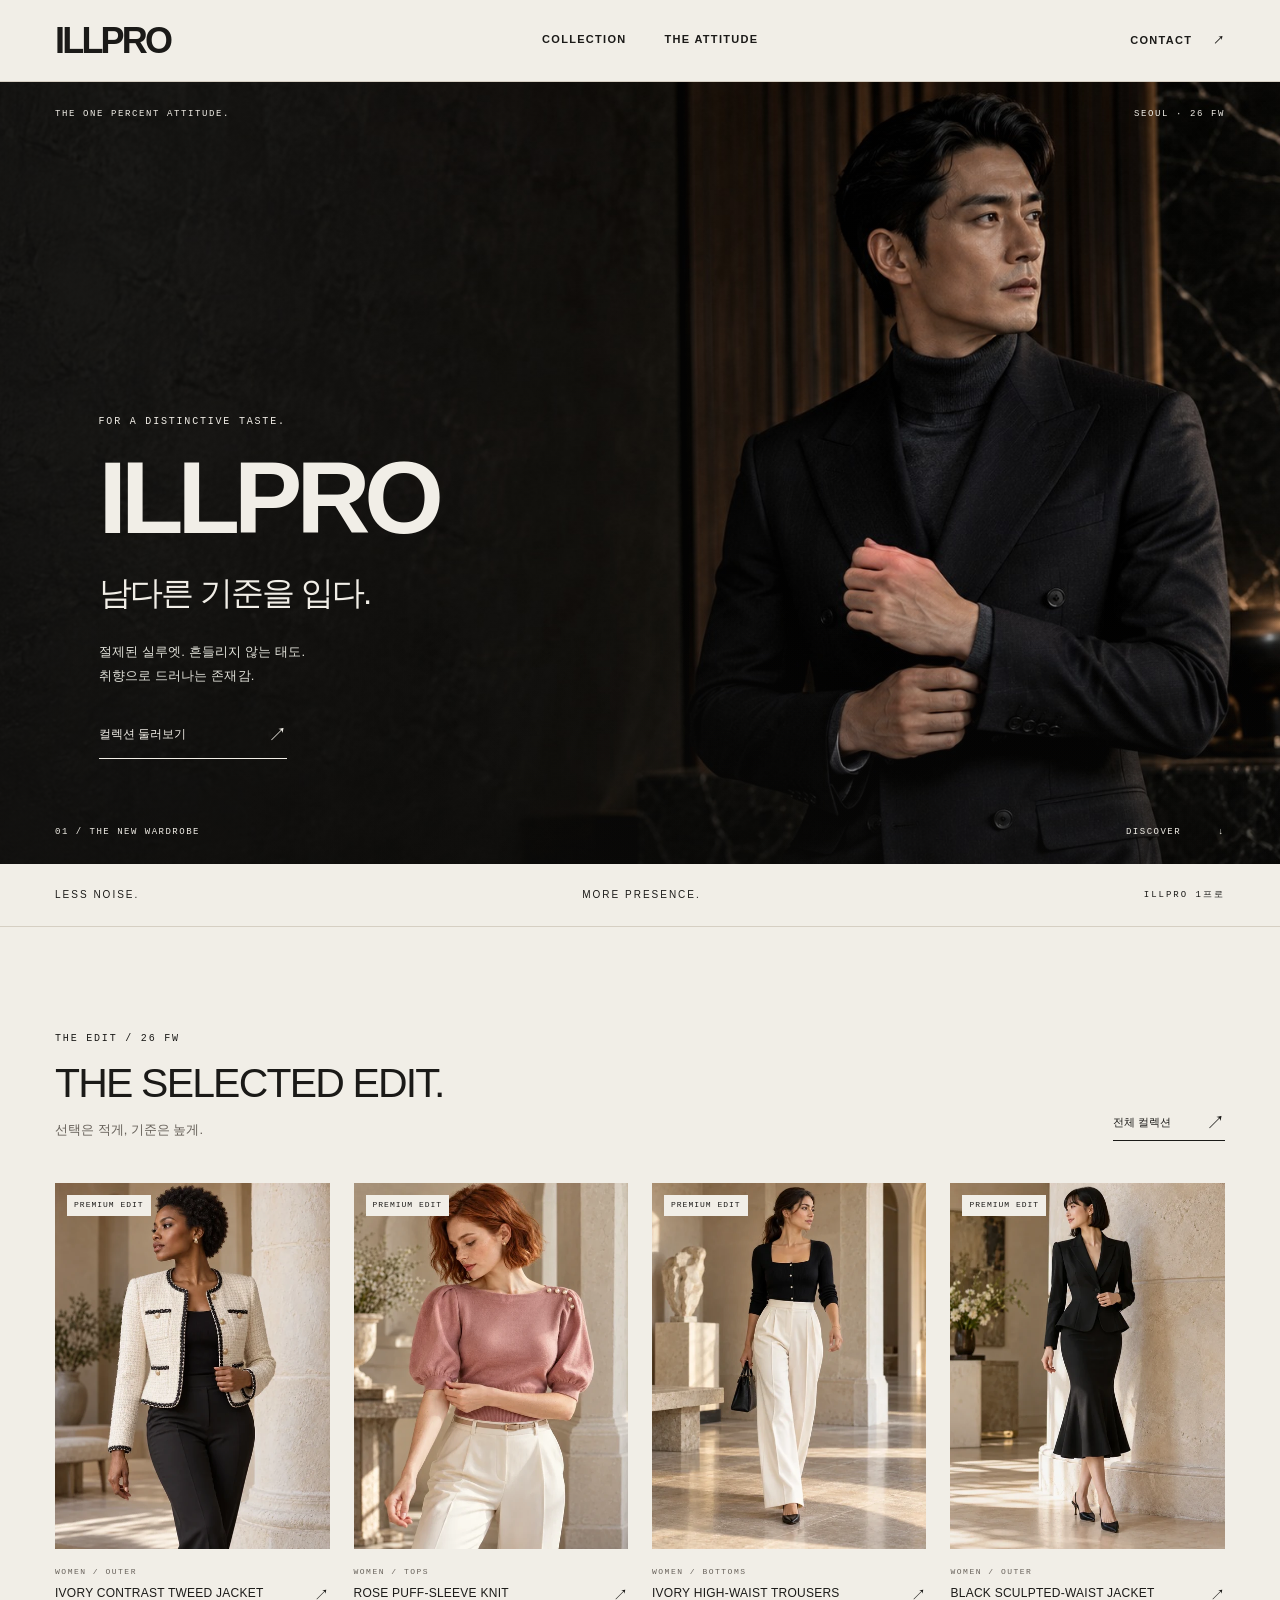
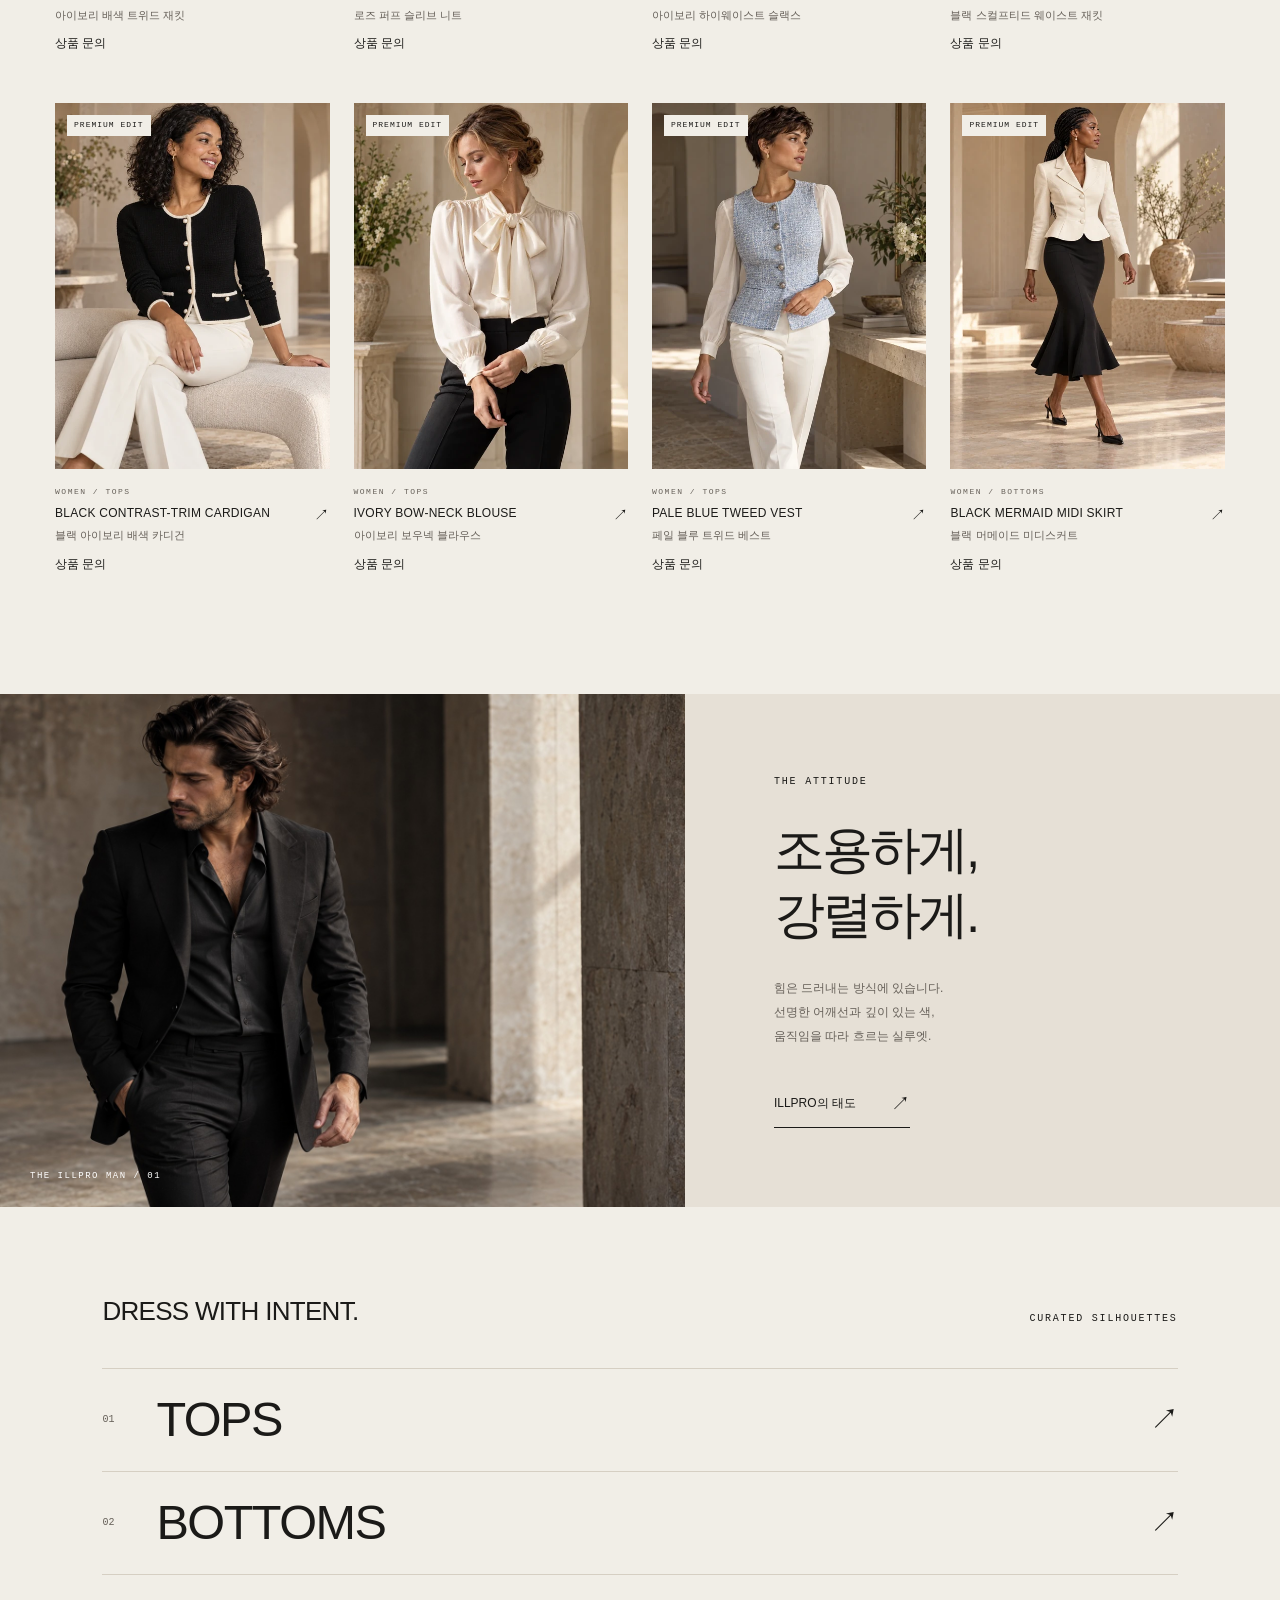
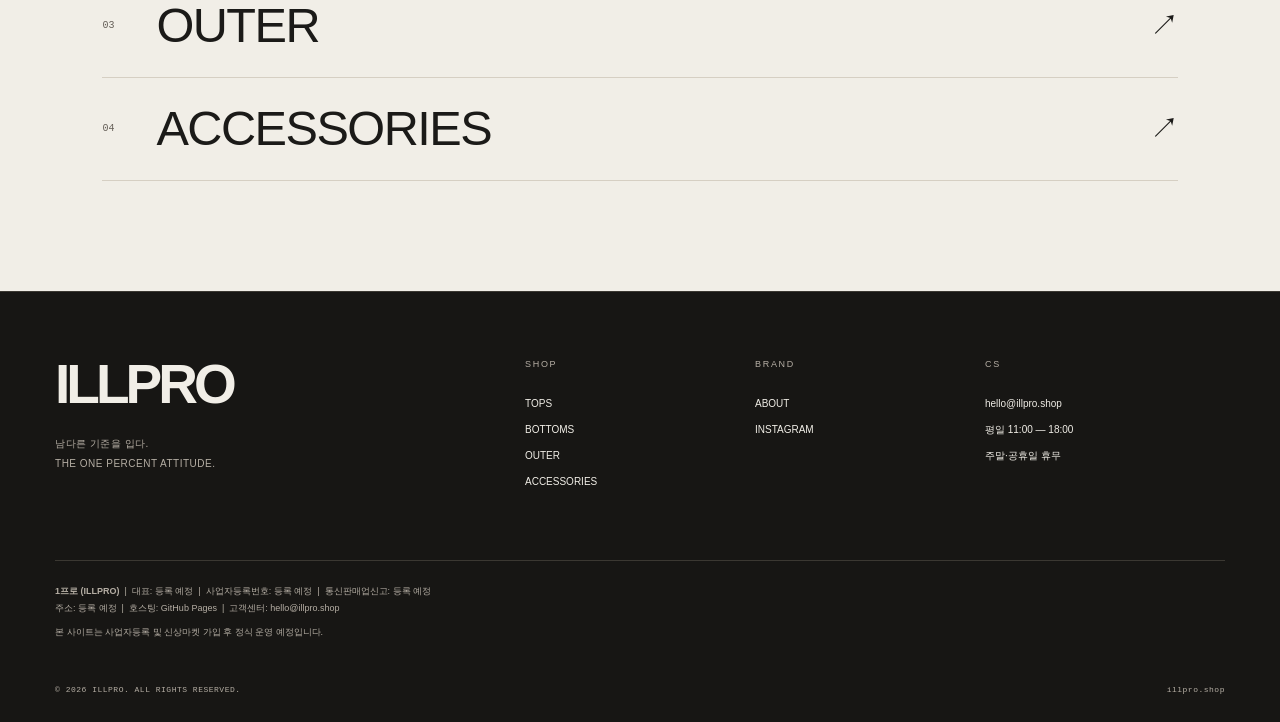
<file: index.html>
<!doctype html>
<html lang="ko"><head><meta charset="utf-8"><meta name="viewport" content="width=device-width,initial-scale=1">
<title>ILLPRO — 1프로 | 남다른 기준을 입다.</title><meta name="description" content="독보적인 취향을 위한 ILLPRO. 절제된 실루엣과 깊이 있는 존재감."><meta property="og:title" content="ILLPRO — 남다른 기준을 입다."><meta property="og:description" content="선명한 실루엣, 여유로운 태도. ILLPRO 컬렉션."><meta property="og:image" content="https://illpro.shop/assets/images/hero-main-noir.jpg?v=20261031-premium1"><meta property="og:url" content="https://illpro.shop"><meta property="og:type" content="website">
<link rel="icon" href="data:,"><link rel="stylesheet" href="assets/css/style.css?v=20261031-premium1">
</head><body class="home"><a class="skip-link" href="#main">본문으로 이동</a>
<header class="site-header"><div class="header-inner">
<a class="logo" href="index.html" aria-label="ILLPRO 홈">ILLPRO</a>
<nav class="nav-main" aria-label="주 메뉴"><a href="shop.html">COLLECTION</a><a href="about.html">THE ATTITUDE</a></nav>
<a class="contact-link" href="https://instagram.com/illpro.shop" target="_blank" rel="noopener">CONTACT <span aria-hidden="true">↗</span></a>
<button class="nav-toggle" aria-label="메뉴 열기" aria-expanded="false" aria-controls="mobile-menu"><span></span><span></span></button>
</div></header>
<nav class="mobile-drawer" id="mobile-menu" aria-label="모바일 메뉴" hidden><a href="shop.html">COLLECTION <span>↗</span></a><a href="about.html">THE ATTITUDE <span>↗</span></a><a href="https://instagram.com/illpro.shop" target="_blank" rel="noopener">CONTACT <span>↗</span></a></nav><main id="main"><section class="hero">
<img class="hero-img" src="assets/images/hero-main-noir.jpg?v=20261031-premium1" alt="블랙 더블브레스트 재킷과 차콜 반폴라 스타일 화보" fetchpriority="high" width="1672" height="941">
<div class="hero-topline"><span>THE ONE PERCENT ATTITUDE.</span><span>SEOUL · 26 FW</span></div>
<div class="hero-inner"><span class="eyebrow">FOR A DISTINCTIVE TASTE.</span><h1>ILLPRO<span>남다른 기준을 입다.</span></h1><p>절제된 실루엣. 흔들리지 않는 태도.<br>취향으로 드러나는 존재감.</p><a class="light-link" href="shop.html">컬렉션 둘러보기 <span>↗</span></a></div>
<div class="hero-foot"><span>01 / THE NEW WARDROBE</span><a href="#collection">DISCOVER <span>↓</span></a></div>
</section>
<div class="statement-line"><span>LESS NOISE.</span><span>MORE PRESENCE.</span><span>ILLPRO 1프로</span></div>
<section class="section collection-section" id="collection"><div class="section-header"><div><span class="eyebrow">THE EDIT / 26 FW</span><h2>THE SELECTED EDIT.</h2><p>선택은 적게, 기준은 높게.</p></div><a class="text-link" href="shop.html">전체 컬렉션 <span>↗</span></a></div><div class="product-grid" data-featured="8"><p class="load-state" role="status">컬렉션을 불러오고 있습니다.</p></div></section>
<section class="attitude-editorial"><div class="editorial-image"><img src="assets/images/about-1-noir.jpg?v=20261031-premium1" alt="블랙 테일러드 재킷과 오픈칼라 셔츠 스타일 화보" loading="lazy" width="1448" height="1086"><span>THE ILLPRO MAN / 01</span></div><div class="editorial-copy"><span class="eyebrow">THE ATTITUDE</span><h2>조용하게,<br>강렬하게.</h2><p>힘은 드러내는 방식에 있습니다.<br>선명한 어깨선과 깊이 있는 색,<br>움직임을 따라 흐르는 실루엣.</p><a class="text-link" href="about.html">ILLPRO의 태도 <span>↗</span></a></div></section>
<section class="category-section"><div class="section-header"><h2>DRESS WITH INTENT.</h2><span class="eyebrow">CURATED SILHOUETTES</span></div><div class="category-links"><a href="shop.html?cat=TOPS"><span>01</span>TOPS <i>↗</i></a><a href="shop.html?cat=BOTTOMS"><span>02</span>BOTTOMS <i>↗</i></a><a href="shop.html?cat=OUTER"><span>03</span>OUTER <i>↗</i></a><a href="shop.html?cat=ACC"><span>04</span>ACCESSORIES <i>↗</i></a></div></section></main><footer class="site-footer">
  <div class="footer-inner">
    <div class="footer-brand">
      <div class="logo-big">ILLPRO</div>
      <p>남다른 기준을 입다.<br>THE ONE PERCENT ATTITUDE.</p>
    </div>
    <div class="footer-col">
      <h4>SHOP</h4>
      <ul>
        <li><a href="shop.html?cat=TOPS">TOPS</a></li>
        <li><a href="shop.html?cat=BOTTOMS">BOTTOMS</a></li>
        <li><a href="shop.html?cat=OUTER">OUTER</a></li>
        <li><a href="shop.html?cat=ACC">ACCESSORIES</a></li>
      </ul>
    </div>
    <div class="footer-col">
      <h4>BRAND</h4>
      <ul>
        <li><a href="about.html">ABOUT</a></li>
        <li><a href="https://instagram.com/illpro.shop" target="_blank" rel="noopener">INSTAGRAM</a></li>
      </ul>
    </div>
    <div class="footer-col">
      <h4>CS</h4>
      <ul>
        <li><a href="mailto:hello@illpro.shop">hello@illpro.shop</a></li>
        <li>평일 11:00 — 18:00</li>
        <li>주말·공휴일 휴무</li>
      </ul>
    </div>
  </div>
  <div class="footer-legal">
    <p><strong>1프로 (ILLPRO)</strong> &nbsp;|&nbsp; 대표: 등록 예정 &nbsp;|&nbsp; 사업자등록번호: 등록 예정 &nbsp;|&nbsp; 통신판매업신고: 등록 예정</p>
    <p>주소: 등록 예정 &nbsp;|&nbsp; 호스팅: GitHub Pages &nbsp;|&nbsp; 고객센터: hello@illpro.shop</p>
    <p class="legal-note">본 사이트는 사업자등록 및 신상마켓 가입 후 정식 운영 예정입니다.</p>
  </div>
  <div class="footer-bottom">
    <span>© <span data-year></span> ILLPRO. ALL RIGHTS RESERVED.</span>
    <span>illpro.shop</span>
  </div>
</footer>

<script src="assets/js/main.js?v=20261031-premium1"></script></body></html>
</file>
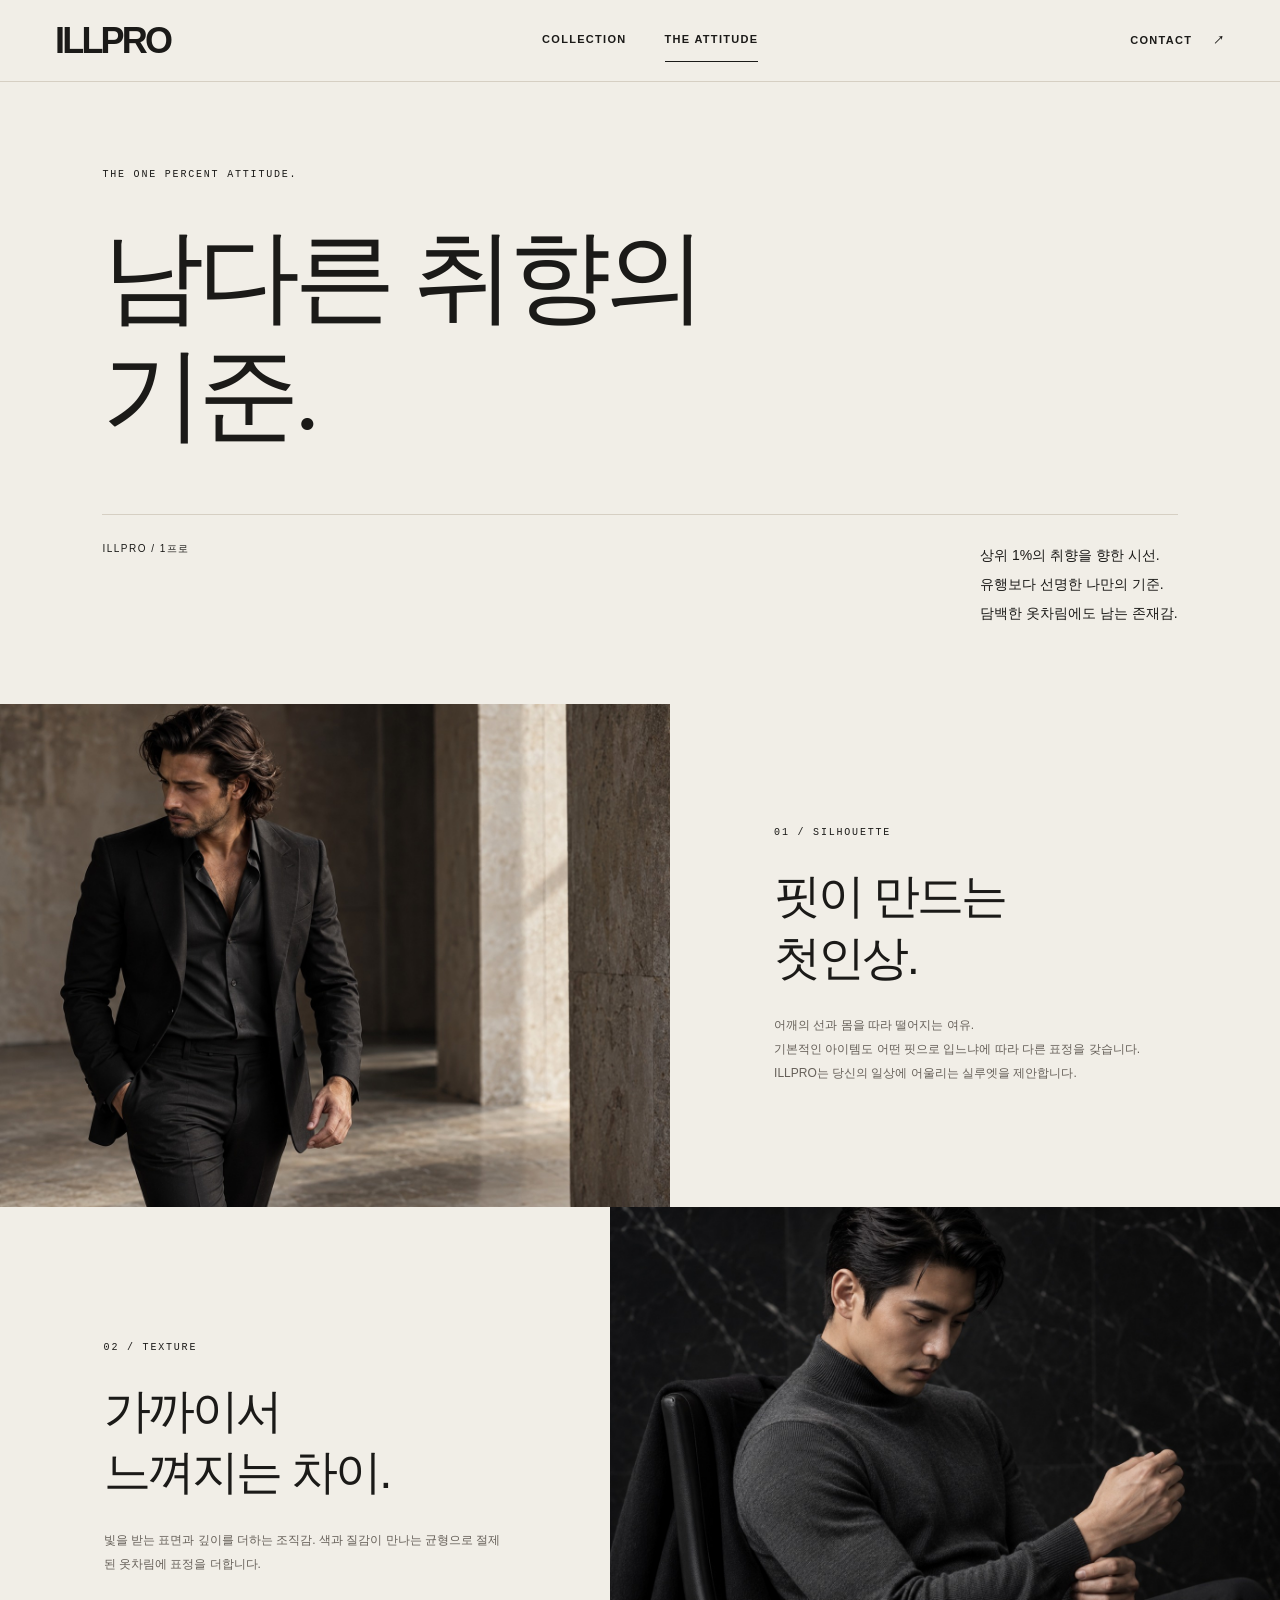
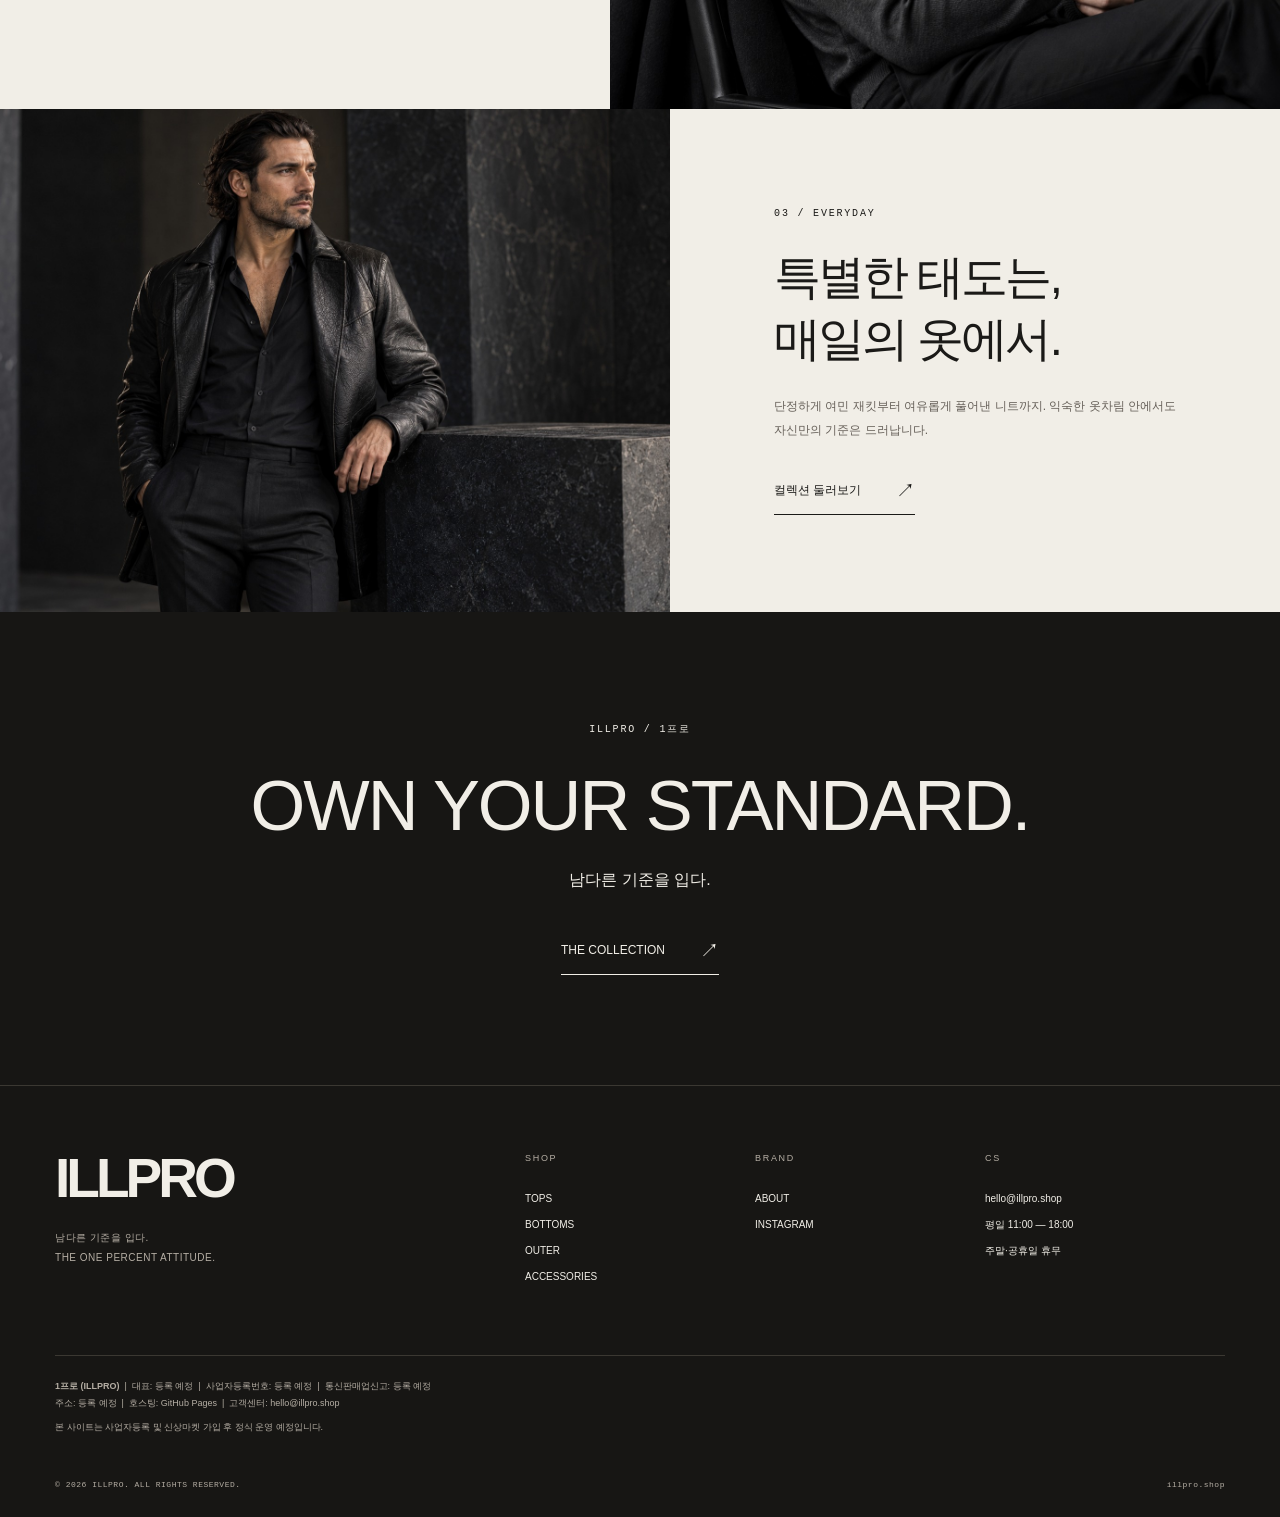
<file: about.html>
<!doctype html>
<html lang="ko"><head><meta charset="utf-8"><meta name="viewport" content="width=device-width,initial-scale=1">
<title>THE ATTITUDE — ILLPRO</title><meta name="description" content="ILLPRO의 취향과 태도. 절제된 실루엣, 깊이 있는 존재감."><meta property="og:title" content="ILLPRO — 남다른 기준을 입다."><meta property="og:description" content="절제된 실루엣과 깊이 있는 존재감. ILLPRO 컬렉션."><meta property="og:image" content="https://illpro.shop/assets/images/hero-main-noir.jpg?v=20261031-premium1"><meta property="og:url" content="https://illpro.shop"><meta property="og:type" content="website">
<link rel="icon" href="data:,"><link rel="stylesheet" href="assets/css/style.css?v=20261031-premium1">
</head><body class="about"><a class="skip-link" href="#main">본문으로 이동</a>
<header class="site-header"><div class="header-inner">
<a class="logo" href="index.html" aria-label="ILLPRO 홈">ILLPRO</a>
<nav class="nav-main" aria-label="주 메뉴"><a href="shop.html">COLLECTION</a><a href="about.html">THE ATTITUDE</a></nav>
<a class="contact-link" href="https://instagram.com/illpro.shop" target="_blank" rel="noopener">CONTACT <span aria-hidden="true">↗</span></a>
<button class="nav-toggle" aria-label="메뉴 열기" aria-expanded="false" aria-controls="mobile-menu"><span></span><span></span></button>
</div></header>
<nav class="mobile-drawer" id="mobile-menu" aria-label="모바일 메뉴" hidden><a href="shop.html">COLLECTION <span>↗</span></a><a href="about.html">THE ATTITUDE <span>↗</span></a><a href="https://instagram.com/illpro.shop" target="_blank" rel="noopener">CONTACT <span>↗</span></a></nav><main id="main"><section class="about-hero"><span class="eyebrow">THE ONE PERCENT ATTITUDE.</span><h1>남다른 취향의<br><em>기준.</em></h1><div class="about-intro"><span>ILLPRO / 1프로</span><p>상위 1%의 취향을 향한 시선.<br>유행보다 선명한 나만의 기준.<br>담백한 옷차림에도 남는 존재감.</p></div></section><div class="about-content"><section class="about-block"><img src="assets/images/about-1-noir.jpg?v=20261031-premium1" alt="블랙 테일러드 재킷과 오픈칼라 셔츠 스타일 화보" loading="lazy" width="1448" height="1086"><div class="about-text"><span class="eyebrow">01 / SILHOUETTE</span><h2>핏이 만드는<br>첫인상.</h2><p>어깨의 선과 몸을 따라 떨어지는 여유.<br>기본적인 아이템도 어떤 핏으로 입느냐에 따라 다른 표정을 갖습니다. ILLPRO는 당신의 일상에 어울리는 실루엣을 제안합니다.</p></div></section><section class="about-block reverse"><img src="assets/images/about-2-noir.jpg?v=20261031-premium1" alt="차콜 반폴라 니트 스타일 화보" loading="lazy" width="1448" height="1086"><div class="about-text"><span class="eyebrow">02 / TEXTURE</span><h2>가까이서<br>느껴지는 차이.</h2><p>빛을 받는 표면과 깊이를 더하는 조직감. 색과 질감이 만나는 균형으로 절제된 옷차림에 표정을 더합니다.</p></div></section><section class="about-block"><img src="assets/images/about-3-noir.jpg?v=20261031-premium1" alt="블랙 텍스처 재킷과 셔츠 스타일 화보" loading="lazy" width="1448" height="1086"><div class="about-text"><span class="eyebrow">03 / EVERYDAY</span><h2>특별한 태도는,<br>매일의 옷에서.</h2><p>단정하게 여민 재킷부터 여유롭게 풀어낸 니트까지. 익숙한 옷차림 안에서도 자신만의 기준은 드러납니다.</p><a class="text-link" href="shop.html">컬렉션 둘러보기 <span>↗</span></a></div></section></div><section class="brand-strip"><span class="eyebrow">ILLPRO / 1프로</span><h2>OWN YOUR STANDARD.</h2><p>남다른 기준을 입다.</p><a class="light-link" href="shop.html">THE COLLECTION <span>↗</span></a></section></main><footer class="site-footer">
  <div class="footer-inner">
    <div class="footer-brand">
      <div class="logo-big">ILLPRO</div>
      <p>남다른 기준을 입다.<br>THE ONE PERCENT ATTITUDE.</p>
    </div>
    <div class="footer-col">
      <h4>SHOP</h4>
      <ul>
        <li><a href="shop.html?cat=TOPS">TOPS</a></li>
        <li><a href="shop.html?cat=BOTTOMS">BOTTOMS</a></li>
        <li><a href="shop.html?cat=OUTER">OUTER</a></li>
        <li><a href="shop.html?cat=ACC">ACCESSORIES</a></li>
      </ul>
    </div>
    <div class="footer-col">
      <h4>BRAND</h4>
      <ul>
        <li><a href="about.html">ABOUT</a></li>
        <li><a href="https://instagram.com/illpro.shop" target="_blank" rel="noopener">INSTAGRAM</a></li>
      </ul>
    </div>
    <div class="footer-col">
      <h4>CS</h4>
      <ul>
        <li><a href="mailto:hello@illpro.shop">hello@illpro.shop</a></li>
        <li>평일 11:00 — 18:00</li>
        <li>주말·공휴일 휴무</li>
      </ul>
    </div>
  </div>
  <div class="footer-legal">
    <p><strong>1프로 (ILLPRO)</strong> &nbsp;|&nbsp; 대표: 등록 예정 &nbsp;|&nbsp; 사업자등록번호: 등록 예정 &nbsp;|&nbsp; 통신판매업신고: 등록 예정</p>
    <p>주소: 등록 예정 &nbsp;|&nbsp; 호스팅: GitHub Pages &nbsp;|&nbsp; 고객센터: hello@illpro.shop</p>
    <p class="legal-note">본 사이트는 사업자등록 및 신상마켓 가입 후 정식 운영 예정입니다.</p>
  </div>
  <div class="footer-bottom">
    <span>© <span data-year></span> ILLPRO. ALL RIGHTS RESERVED.</span>
    <span>illpro.shop</span>
  </div>
</footer>

<script src="assets/js/main.js?v=20261031-premium1"></script></body></html>
</file>
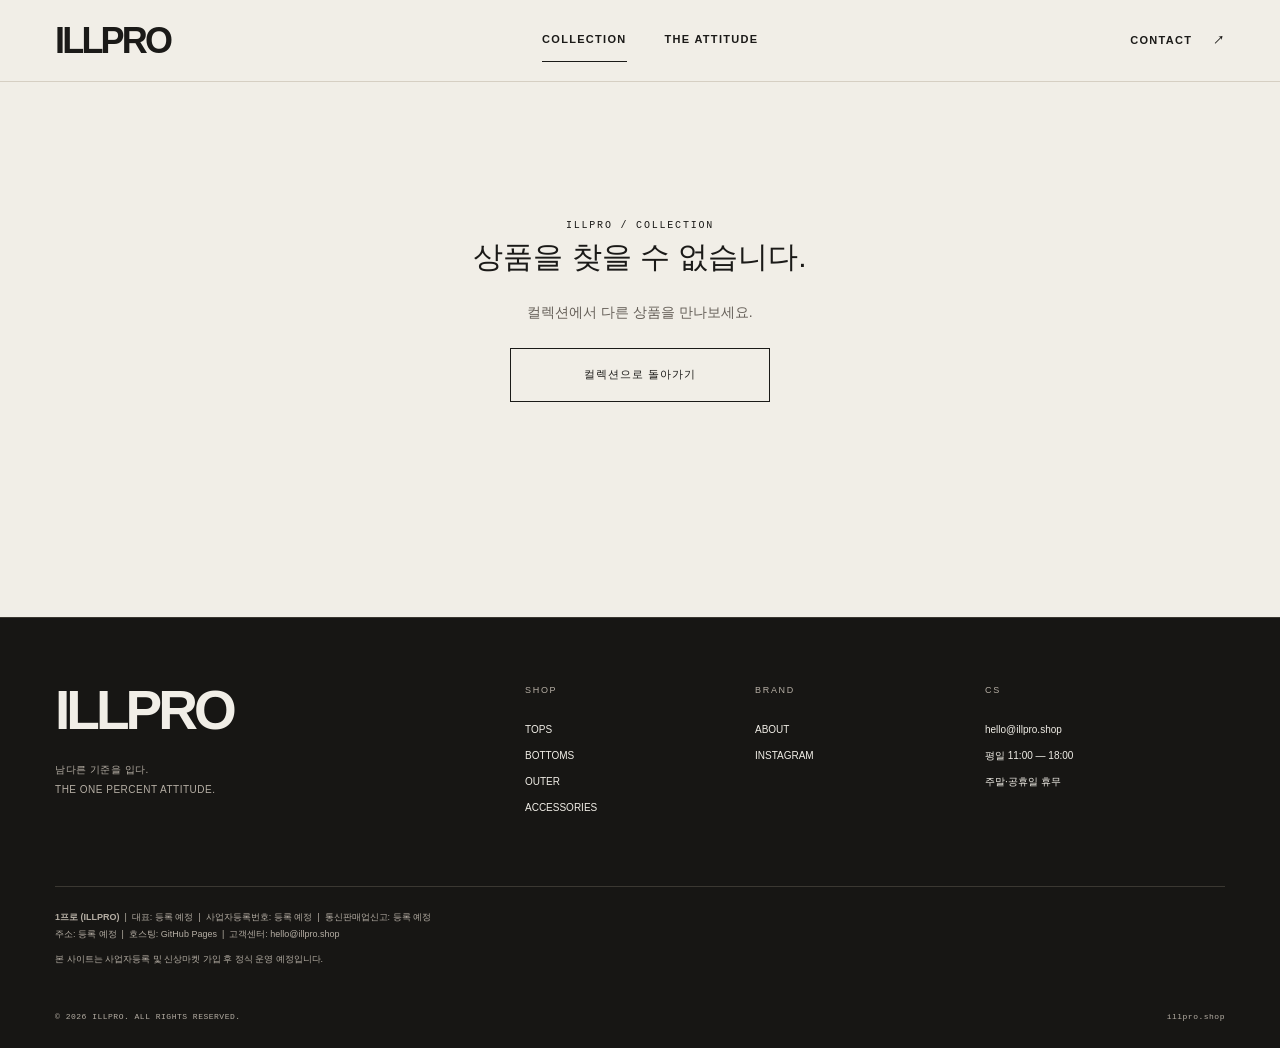
<file: product.html>
<!doctype html>
<html lang="ko"><head><meta charset="utf-8"><meta name="viewport" content="width=device-width,initial-scale=1">
<title>PRODUCT — ILLPRO</title><meta name="description" content="ILLPRO 컬렉션의 실루엣과 스타일링."><meta property="og:title" content="ILLPRO — 남다른 기준을 입다."><meta property="og:description" content="선명한 실루엣, 여유로운 태도. ILLPRO 컬렉션."><meta property="og:image" content="https://illpro.shop/assets/images/hero-main-noir.jpg?v=20261031-premium1"><meta property="og:url" content="https://illpro.shop"><meta property="og:type" content="website">
<link rel="icon" href="data:,"><link rel="stylesheet" href="assets/css/style.css?v=20261031-premium1">
</head><body class="product"><a class="skip-link" href="#main">본문으로 이동</a>
<header class="site-header"><div class="header-inner">
<a class="logo" href="index.html" aria-label="ILLPRO 홈">ILLPRO</a>
<nav class="nav-main" aria-label="주 메뉴"><a href="shop.html">COLLECTION</a><a href="about.html">THE ATTITUDE</a></nav>
<a class="contact-link" href="https://instagram.com/illpro.shop" target="_blank" rel="noopener">CONTACT <span aria-hidden="true">↗</span></a>
<button class="nav-toggle" aria-label="메뉴 열기" aria-expanded="false" aria-controls="mobile-menu"><span></span><span></span></button>
</div></header>
<nav class="mobile-drawer" id="mobile-menu" aria-label="모바일 메뉴" hidden><a href="shop.html">COLLECTION <span>↗</span></a><a href="about.html">THE ATTITUDE <span>↗</span></a><a href="https://instagram.com/illpro.shop" target="_blank" rel="noopener">CONTACT <span>↗</span></a></nav><main id="main"><section class="product-detail" data-product-detail><p class="load-state" role="status">상품을 불러오고 있습니다.</p></section></main><footer class="site-footer">
  <div class="footer-inner">
    <div class="footer-brand">
      <div class="logo-big">ILLPRO</div>
      <p>남다른 기준을 입다.<br>THE ONE PERCENT ATTITUDE.</p>
    </div>
    <div class="footer-col">
      <h4>SHOP</h4>
      <ul>
        <li><a href="shop.html?cat=TOPS">TOPS</a></li>
        <li><a href="shop.html?cat=BOTTOMS">BOTTOMS</a></li>
        <li><a href="shop.html?cat=OUTER">OUTER</a></li>
        <li><a href="shop.html?cat=ACC">ACCESSORIES</a></li>
      </ul>
    </div>
    <div class="footer-col">
      <h4>BRAND</h4>
      <ul>
        <li><a href="about.html">ABOUT</a></li>
        <li><a href="https://instagram.com/illpro.shop" target="_blank" rel="noopener">INSTAGRAM</a></li>
      </ul>
    </div>
    <div class="footer-col">
      <h4>CS</h4>
      <ul>
        <li><a href="mailto:hello@illpro.shop">hello@illpro.shop</a></li>
        <li>평일 11:00 — 18:00</li>
        <li>주말·공휴일 휴무</li>
      </ul>
    </div>
  </div>
  <div class="footer-legal">
    <p><strong>1프로 (ILLPRO)</strong> &nbsp;|&nbsp; 대표: 등록 예정 &nbsp;|&nbsp; 사업자등록번호: 등록 예정 &nbsp;|&nbsp; 통신판매업신고: 등록 예정</p>
    <p>주소: 등록 예정 &nbsp;|&nbsp; 호스팅: GitHub Pages &nbsp;|&nbsp; 고객센터: hello@illpro.shop</p>
    <p class="legal-note">본 사이트는 사업자등록 및 신상마켓 가입 후 정식 운영 예정입니다.</p>
  </div>
  <div class="footer-bottom">
    <span>© <span data-year></span> ILLPRO. ALL RIGHTS RESERVED.</span>
    <span>illpro.shop</span>
  </div>
</footer>

<script src="assets/js/main.js?v=20261031-premium1"></script></body></html>
</file>
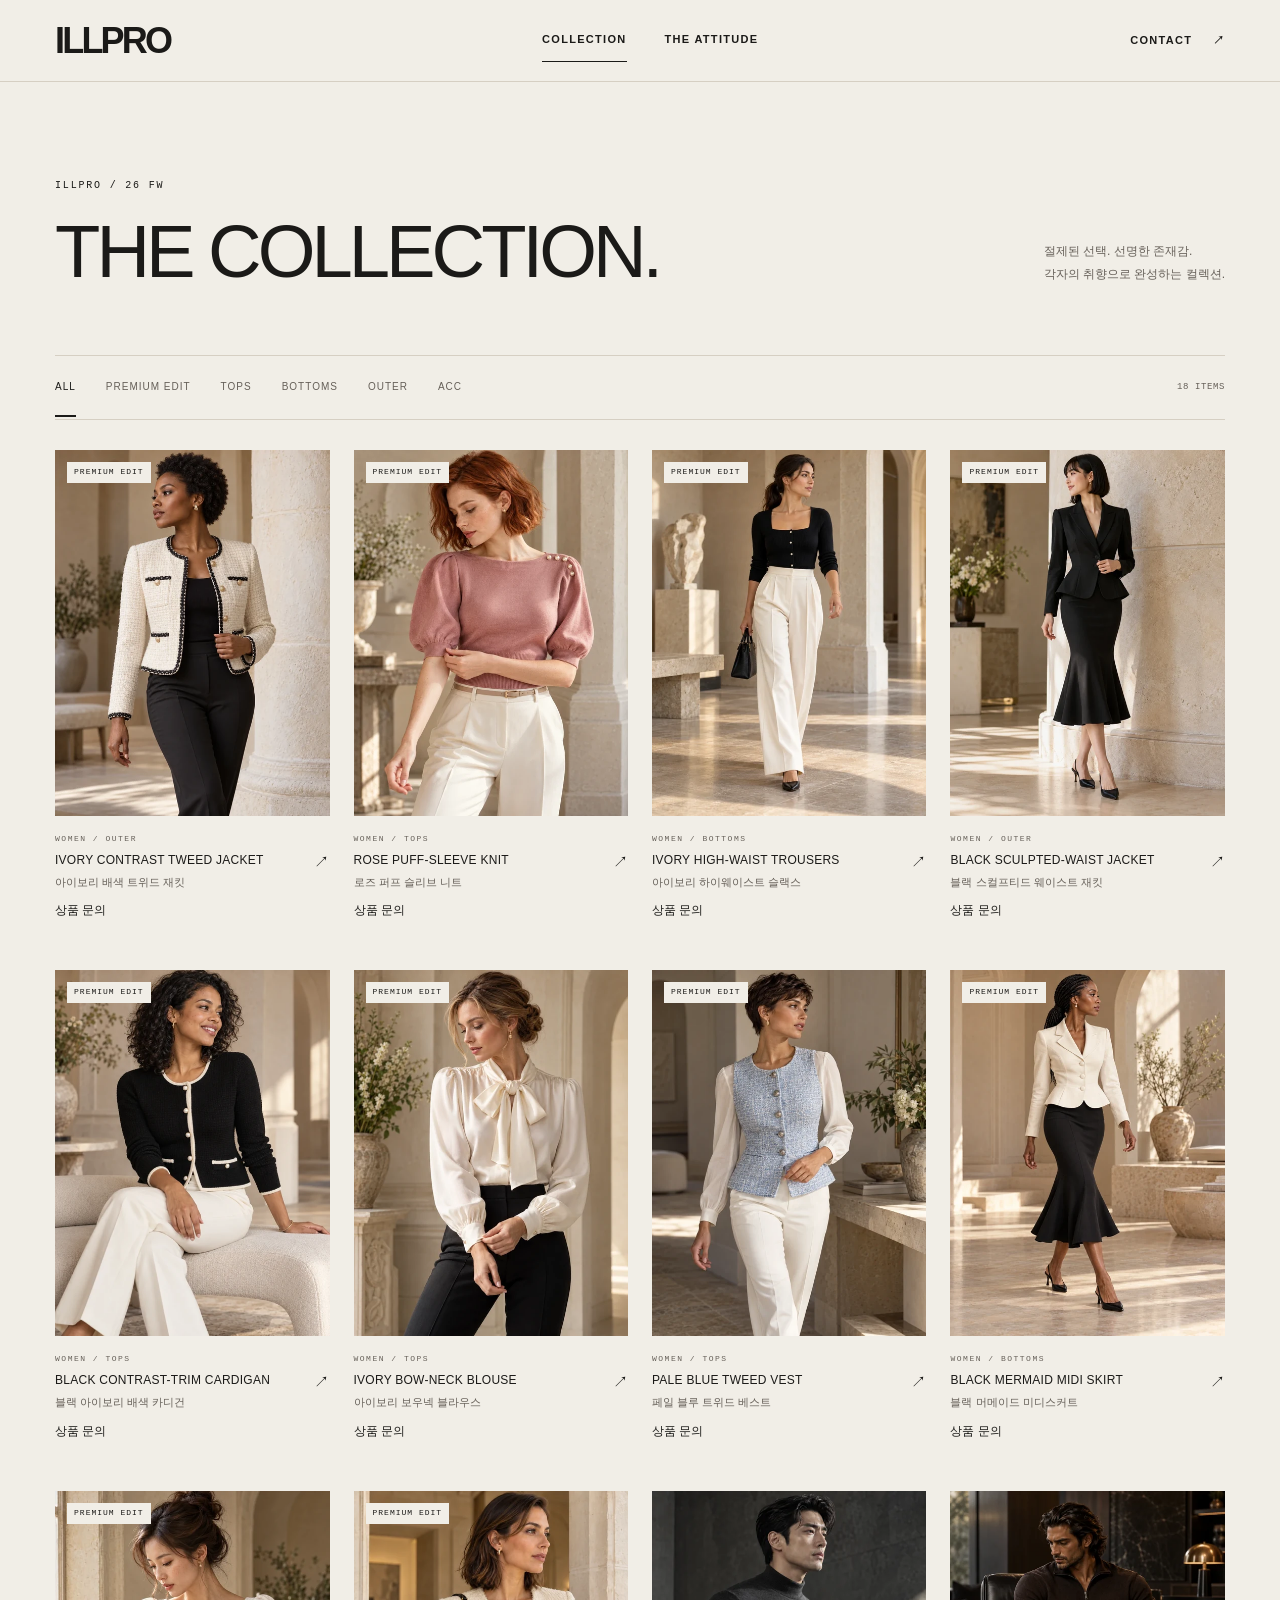
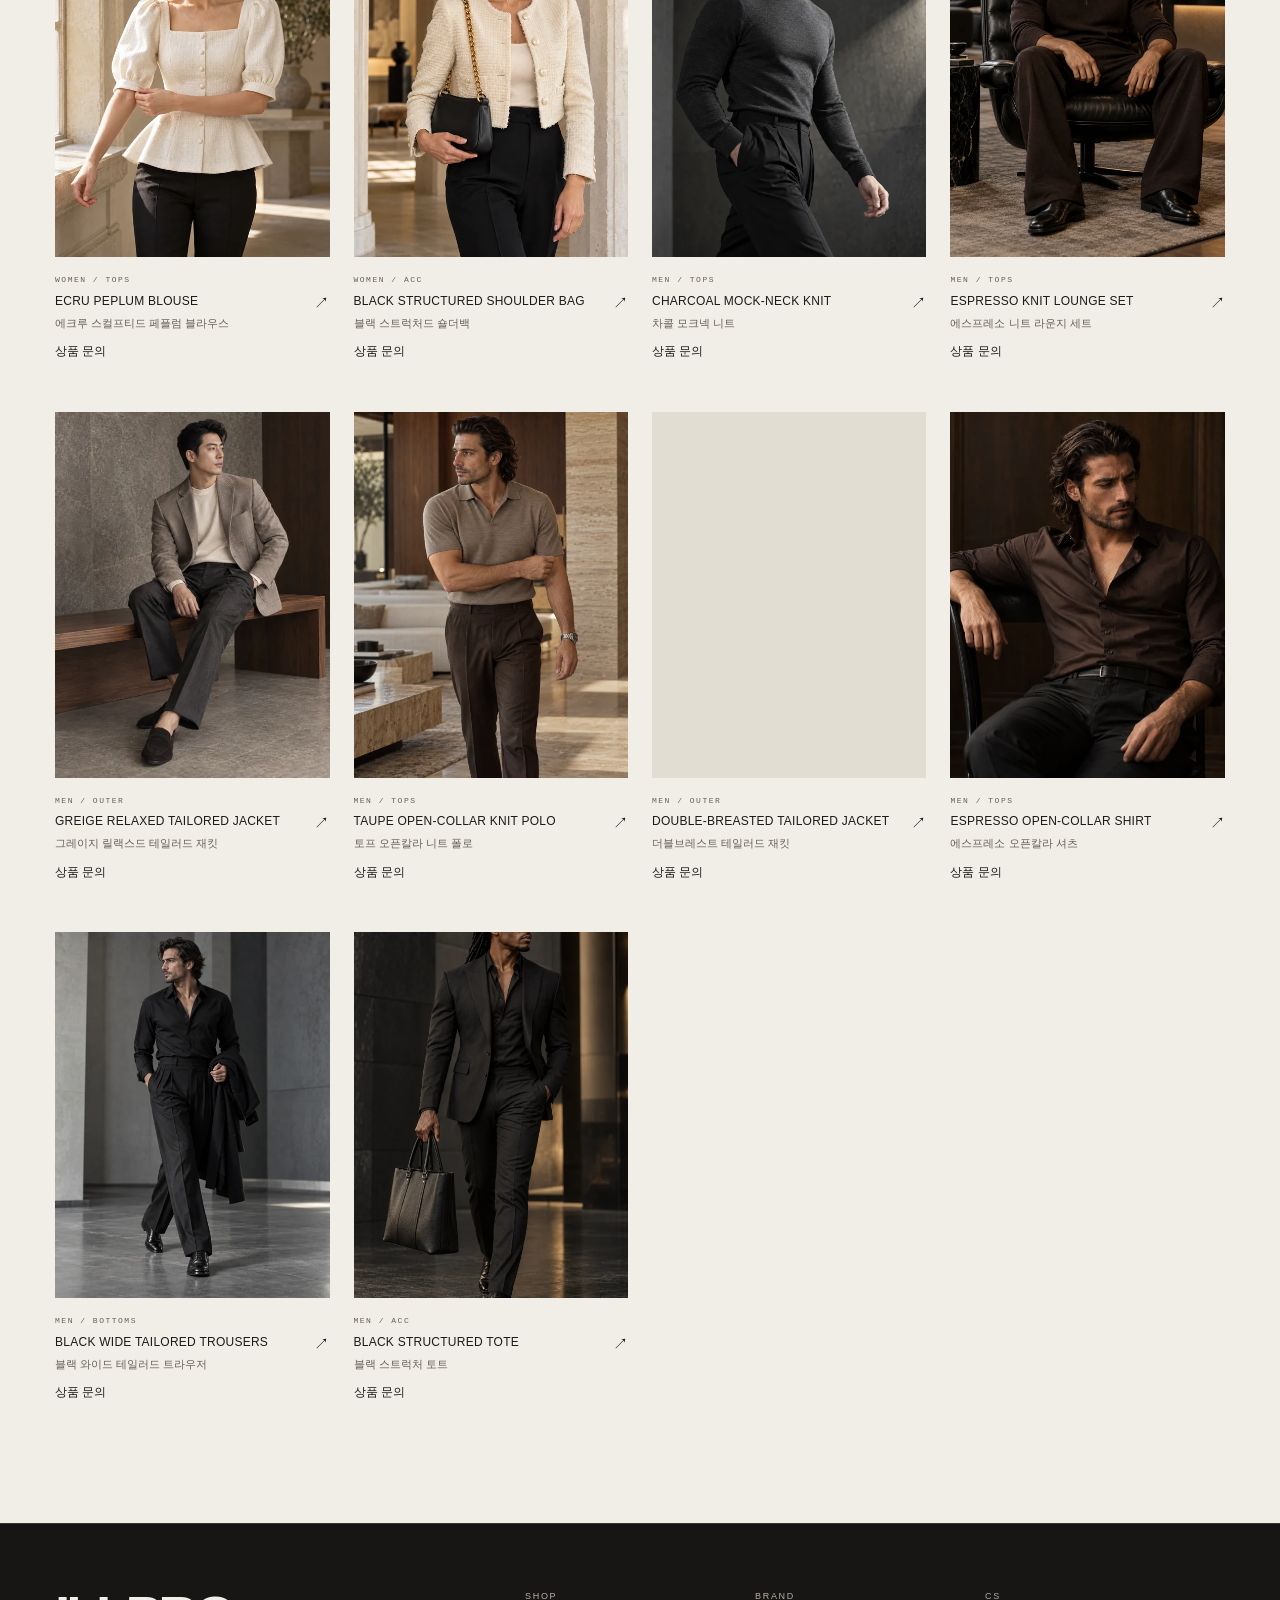
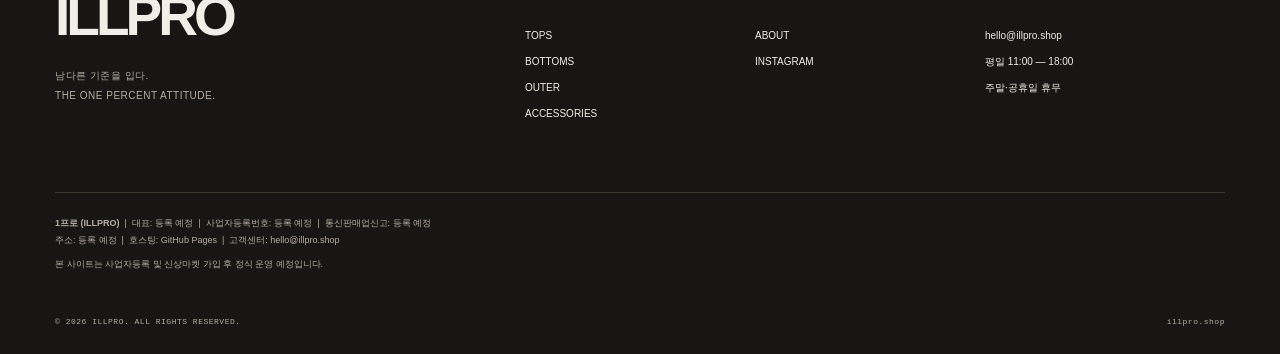
<file: shop.html>
<!doctype html>
<html lang="ko"><head><meta charset="utf-8"><meta name="viewport" content="width=device-width,initial-scale=1">
<title>COLLECTION — ILLPRO</title><meta name="description" content="ILLPRO 여성 컬렉션, PREMIUM EDIT. 자연스러운 실루엣으로 만나는 재킷, 니트, 팬츠와 액세서리."><meta property="og:title" content="ILLPRO — 남다른 기준을 입다."><meta property="og:description" content="선명한 실루엣, 여유로운 태도. ILLPRO 컬렉션."><meta property="og:image" content="https://illpro.shop/assets/images/hero-main-noir.jpg?v=20261031-premium1"><meta property="og:url" content="https://illpro.shop"><meta property="og:type" content="website">
<link rel="icon" href="data:,"><link rel="stylesheet" href="assets/css/style.css?v=20261031-premium1">
</head><body class="shop"><a class="skip-link" href="#main">본문으로 이동</a>
<header class="site-header"><div class="header-inner">
<a class="logo" href="index.html" aria-label="ILLPRO 홈">ILLPRO</a>
<nav class="nav-main" aria-label="주 메뉴"><a href="shop.html">COLLECTION</a><a href="about.html">THE ATTITUDE</a></nav>
<a class="contact-link" href="https://instagram.com/illpro.shop" target="_blank" rel="noopener">CONTACT <span aria-hidden="true">↗</span></a>
<button class="nav-toggle" aria-label="메뉴 열기" aria-expanded="false" aria-controls="mobile-menu"><span></span><span></span></button>
</div></header>
<nav class="mobile-drawer" id="mobile-menu" aria-label="모바일 메뉴" hidden><a href="shop.html">COLLECTION <span>↗</span></a><a href="about.html">THE ATTITUDE <span>↗</span></a><a href="https://instagram.com/illpro.shop" target="_blank" rel="noopener">CONTACT <span>↗</span></a></nav><main id="main"><section class="shop-head"><div><span class="eyebrow">ILLPRO / 26 FW</span><h1>THE COLLECTION.</h1></div><p>절제된 선택. 선명한 존재감.<br>각자의 취향으로 완성하는 컬렉션.</p></section><section class="section shop-section"><div class="shop-toolbar"><div class="shop-filter" role="group" aria-label="상품 카테고리"><button class="filter-btn active" data-filter="ALL" aria-pressed="true">ALL</button><button class="filter-btn" data-filter="PREMIUM" aria-pressed="false">PREMIUM EDIT</button><button class="filter-btn" data-filter="TOPS" aria-pressed="false">TOPS</button><button class="filter-btn" data-filter="BOTTOMS" aria-pressed="false">BOTTOMS</button><button class="filter-btn" data-filter="OUTER" aria-pressed="false">OUTER</button><button class="filter-btn" data-filter="ACC" aria-pressed="false">ACC</button></div><span class="product-count" data-product-count aria-live="polite"></span></div><div class="product-grid" data-shop-grid><p class="load-state" role="status">컬렉션을 불러오고 있습니다.</p></div></section></main><footer class="site-footer">
  <div class="footer-inner">
    <div class="footer-brand">
      <div class="logo-big">ILLPRO</div>
      <p>남다른 기준을 입다.<br>THE ONE PERCENT ATTITUDE.</p>
    </div>
    <div class="footer-col">
      <h4>SHOP</h4>
      <ul>
        <li><a href="shop.html?cat=TOPS">TOPS</a></li>
        <li><a href="shop.html?cat=BOTTOMS">BOTTOMS</a></li>
        <li><a href="shop.html?cat=OUTER">OUTER</a></li>
        <li><a href="shop.html?cat=ACC">ACCESSORIES</a></li>
      </ul>
    </div>
    <div class="footer-col">
      <h4>BRAND</h4>
      <ul>
        <li><a href="about.html">ABOUT</a></li>
        <li><a href="https://instagram.com/illpro.shop" target="_blank" rel="noopener">INSTAGRAM</a></li>
      </ul>
    </div>
    <div class="footer-col">
      <h4>CS</h4>
      <ul>
        <li><a href="mailto:hello@illpro.shop">hello@illpro.shop</a></li>
        <li>평일 11:00 — 18:00</li>
        <li>주말·공휴일 휴무</li>
      </ul>
    </div>
  </div>
  <div class="footer-legal">
    <p><strong>1프로 (ILLPRO)</strong> &nbsp;|&nbsp; 대표: 등록 예정 &nbsp;|&nbsp; 사업자등록번호: 등록 예정 &nbsp;|&nbsp; 통신판매업신고: 등록 예정</p>
    <p>주소: 등록 예정 &nbsp;|&nbsp; 호스팅: GitHub Pages &nbsp;|&nbsp; 고객센터: hello@illpro.shop</p>
    <p class="legal-note">본 사이트는 사업자등록 및 신상마켓 가입 후 정식 운영 예정입니다.</p>
  </div>
  <div class="footer-bottom">
    <span>© <span data-year></span> ILLPRO. ALL RIGHTS RESERVED.</span>
    <span>illpro.shop</span>
  </div>
</footer>

<script src="assets/js/main.js?v=20261031-premium1"></script></body></html>
</file>
<file: assets/css/style.css>
:root {
  --c-bg:#f1eee7;
  --c-fg:#1b1a18;
  --c-muted:#666059;
  --c-line:#d6cfc3;
  --c-dark:#171614;
  --c-paper:#f1eee7;
  --f-body:"Helvetica Neue","Apple SD Gothic Neo","Noto Sans KR",sans-serif;
  --f-display:"Arial Narrow","Helvetica Neue",sans-serif;
  --f-mono:"SFMono-Regular",Consolas,monospace;
  --header-h:82px;
  --container:1600px
}
* {
  box-sizing:border-box
}
html {
  scroll-behavior:smooth;
  scroll-padding-top:var(--header-h)
}
body {
  margin:0;
  background:var(--c-bg);
  color:var(--c-fg);
  font-family:var(--f-body);
  font-size:14px;
  line-height:1.6;
  -webkit-font-smoothing:antialiased
}
a {
  color:inherit;
  text-decoration:none
}
button {
  font:inherit;
  color:inherit;
  cursor:pointer;
  background:none;
  border:0
}
img {
  display:block;
  width:100%;
  height:auto
}
h1,h2,h3,p {
  margin:0
}
ul {
  margin:0;
  padding:0;
  list-style:none
}
a,button {
  -webkit-tap-highlight-color:transparent
}
a:focus-visible,button:focus-visible {
  outline:2px solid currentColor;
  outline-offset:6px
}
button:disabled {
  cursor:default
}
.skip-link {
  position:fixed;
  top:-100px;
  left:20px;
  z-index:99;
  padding:12px;
  background:var(--c-bg)
}
.skip-link:focus {
  top:12px
}
.site-header {
  height:var(--header-h);
  background:var(--c-paper);
  position:relative;
  z-index:30;
  border-bottom:1px solid var(--c-line)
}
.header-inner {
  max-width:1800px;
  margin:auto;
  display:flex;
  align-items:center;
  justify-content:space-between;
  height:100%;
  padding:0 4.3%
}
.logo {
  font-family:var(--f-display);
  font-size:36px;
  line-height:1;
  font-weight:900;
  letter-spacing:-2.8px;
  display:flex;
  align-items:flex-start
}
.logo>span {
  font-size:12px;
  letter-spacing:0;
  margin:3px 0 0 5px
}
.nav-main {
  display:flex;
  gap:38px
}
.nav-main a,.contact-link {
  font-size:11px;
  font-weight:600;
  letter-spacing:1.3px
}
.nav-main a {
  padding:12px 0;
  border-bottom:1px solid transparent
}
.nav-main a:hover,.nav-main a[aria-current] {
  border-color:currentColor
}
.contact-link span {
  margin-left:16px
}
.nav-toggle {
  display:none
}
.mobile-drawer[hidden] {
  display:none
}
main {
  min-height:45vh
}
.eyebrow {
  display:block;
  font-family:var(--f-mono);
  font-size:10px;
  line-height:1.5;
  letter-spacing:1.8px;
  font-weight:400
}
.text-link,.light-link {
  display:inline-flex;
  align-items:center;
  justify-content:space-between;
  gap:35px;
  padding:14px 0;
  border-bottom:1px solid currentColor;
  font-size:12px;
  white-space:nowrap
}
.text-link:hover span,.light-link:hover span {
  transform:translate(2px,-2px)
}
.text-link span,.light-link span {
  transition:transform .2s;
  font-size:19px;
  line-height:1
}
.hero {
  height:min(800px,calc(100svh - 118px));
  min-height:620px;
  position:relative;
  background:var(--c-dark);
  overflow:hidden;
  color:var(--c-paper)
}
.hero-img {
  position:absolute;
  inset:0;
  width:100%;
  height:100%;
  object-fit:cover;
  object-position:50% 0%
}
.hero:after {
  content:"";
  position:absolute;
  inset:0;
  background:linear-gradient(90deg,rgba(18,17,15,.66),rgba(18,17,15,.03) 68%),linear-gradient(0deg,rgba(18,17,15,.36),transparent 35%);
  pointer-events:none
}
.hero-topline {
  position:absolute;
  left:4.3%;
  right:4.3%;
  top:25px;
  z-index:1;
  display:flex;
  justify-content:space-between;
  font-family:var(--f-mono);
  font-size:9px;
  letter-spacing:1.6px
}
.hero-inner {
  position:absolute;
  z-index:2;
  left:7.7%;
  bottom:105px;
  max-width:600px
}
.hero-inner>.eyebrow {
  margin-bottom:22px
}
.hero h1 {
  font-family:var(--f-display);
  font-size:clamp(80px,8vw,128px);
  line-height:.92;
  letter-spacing:-6px;
  font-weight:600
}
.hero h1>span {
  display:block;
  font-size:clamp(25px,2.6vw,40px);
  font-family:var(--f-body);
  letter-spacing:-1.8px;
  line-height:1.4;
  font-weight:500;
  margin-top:25px
}
.hero-inner p {
  font-size:13px;
  line-height:1.85;
  letter-spacing:.15px;
  margin-top:23px;
  color:#e2e2da
}
.hero .light-link {
  margin-top:23px;
  min-width:188px
}
.hero-foot {
  position:absolute;
  z-index:2;
  bottom:25px;
  left:4.3%;
  right:4.3%;
  display:flex;
  justify-content:space-between;
  font-family:var(--f-mono);
  font-size:9px;
  letter-spacing:1.5px
}
.hero-foot a>span {
  margin-left:30px
}
.statement-line {
  display:flex;
  justify-content:space-between;
  align-items:center;
  padding:23px 4.3%;
  border-bottom:1px solid var(--c-line);
  font-size:10px;
  letter-spacing:2px
}
.statement-line span:last-child {
  font-family:var(--f-mono);
  font-size:9px
}
.section {
  padding:90px 4.3% 110px;
  max-width:1800px;
  margin:auto
}
.section-header {
  display:flex;
  justify-content:space-between;
  align-items:flex-end;
  gap:24px;
  margin-bottom:35px
}
.section-header .eyebrow {
  margin-bottom:15px
}
.section-header h2 {
  font-size:clamp(25px,3.2vw,44px);
  font-weight:500;
  letter-spacing:-1.8px;
  line-height:1.1
}
.section-header p {
  margin-top:14px;
  font-size:13px;
  color:var(--c-muted)
}
.section-header .text-link {
  font-size:11px;
  padding-bottom:8px
}
.product-grid {
  display:grid;
  grid-template-columns:repeat(4,minmax(0,1fr));
  gap:42px 20px
}
.product-card {
  display:block;
  min-width:0
}
.product-image {
  position:relative;
  aspect-ratio:3/4;
  overflow:hidden;
  background:#e2ddd3
}
.product-image img {
  position:absolute;
  inset:0;
  width:100%;
  height:100%;
  object-fit:cover;
  transition:opacity .4s,transform .7s
}
.product-image .img-back {
  opacity:0
}
.product-tags {
  position:absolute;
  left:12px;
  top:12px;
  display:flex;
  gap:6px;
  z-index:3
}
.product-tag {
  font-family:var(--f-mono);
  font-size:8px;
  letter-spacing:1px;
  background:var(--c-paper);
  padding:4px 7px;
  color:var(--c-fg)
}
.product-info {
  position:relative;
  padding:17px 0 0;
  display:grid;
  gap:5px
}
.product-cat {
  font-family:var(--f-mono);
  font-size:8px;
  letter-spacing:1.5px;
  color:var(--c-muted)
}
.product-name {
  font-size:12px;
  font-weight:500;
  line-height:1.5;
  letter-spacing:.25px;
  padding-right:15px
}
.product-name:after {
  content:"↗";
  position:absolute;
  right:0;
  font-size:15px;
  font-weight:400
}
.product-name-kr {
  font-size:11px;
  color:var(--c-muted)
}
.product-price {
  font-size:12px;
  margin-top:5px
}
.load-state,.product-grid-empty {
  padding:50px 0;
  grid-column:1/-1;
  color:var(--c-muted)
}
.product-grid-empty .text-link {
  margin-top:20px
}
.load-state {
  min-height:220px
}
.attitude-editorial {
  display:grid;
  grid-template-columns:1.15fr 1fr;
  background:#e6e0d6
}
.editorial-image {
  position:relative;
  overflow:hidden
}
.editorial-image img {
  height:100%;
  aspect-ratio:4/3;
  object-fit:cover
}
.editorial-image>span {
  position:absolute;
  bottom:24px;
  left:30px;
  color:white;
  font-family:var(--f-mono);
  font-size:9px;
  letter-spacing:1.5px
}
.editorial-copy {
  padding:12% 15%;
  display:flex;
  flex-direction:column;
  justify-content:center;
  align-items:flex-start
}
.editorial-copy h2 {
  font-size:clamp(34px,4vw,59px);
  line-height:1.28;
  letter-spacing:-3px;
  font-weight:450;
  margin:28px 0
}
.editorial-copy p {
  font-size:12px;
  color:var(--c-muted);
  line-height:2
}
.editorial-copy .text-link {
  margin-top:32px
}
.category-section {
  padding:90px 8% 110px;
  max-width:1800px;
  margin:auto
}
.category-section .section-header h2 {
  font-size:26px;
  letter-spacing:-.7px
}
.category-section .section-header>.eyebrow {
  margin-bottom:0
}
.category-links {
  border-top:1px solid var(--c-line)
}
.category-links a {
  display:flex;
  align-items:center;
  gap:42px;
  padding:23px 0;
  border-bottom:1px solid var(--c-line);
  font-size:clamp(27px,3.8vw,52px);
  letter-spacing:-1.5px;
  line-height:1.15;
  font-weight:400;
  transition:padding .2s
}
.category-links a:hover {
  padding-left:12px
}
.category-links a>span {
  font-family:var(--f-mono);
  font-size:10px;
  letter-spacing:0;
  color:var(--c-muted)
}
.category-links i {
  font-style:normal;
  margin-left:auto;
  font-size:29px
}
.shop-head {
  padding:85px 4.3% 55px;
  display:flex;
  justify-content:space-between;
  align-items:flex-end;
  gap:30px;
  max-width:1800px;
  margin:auto
}
.shop-head h1 {
  font-size:clamp(42px,5.8vw,80px);
  font-weight:500;
  line-height:1.05;
  letter-spacing:-4px;
  margin-top:20px
}
.shop-head p {
  font-size:12px;
  line-height:1.9;
  color:var(--c-muted);
  padding-bottom:5px
}
.shop-section {
  padding-top:0
}
.shop-toolbar {
  display:flex;
  justify-content:space-between;
  gap:18px;
  border-top:1px solid var(--c-line);
  border-bottom:1px solid var(--c-line);
  margin-bottom:30px;
  align-items:center;
  min-height:65px
}
.shop-filter {
  display:flex;
  gap:30px;
  flex-wrap:wrap
}
.filter-btn {
  padding:21px 0;
  font-size:10px;
  letter-spacing:1px;
  color:var(--c-muted);
  position:relative
}
.filter-btn.active {
  color:var(--c-fg)
}
.filter-btn.active:after {
  content:"";
  height:2px;
  background:currentColor;
  position:absolute;
  bottom:-1px;
  left:0;
  right:0
}
.product-count {
  font-family:var(--f-mono);
  font-size:9px;
  letter-spacing:.6px;
  white-space:nowrap;
  color:var(--c-muted)
}
.product-detail {
  max-width:1600px;
  margin:auto;
  display:grid;
  grid-template-columns:1.25fr 1fr;
  gap:7%;
  padding:46px 4.3% 100px;
  align-items:start
}
.detail-images {
  display:grid;
  gap:12px
}
.detail-images img {
  aspect-ratio:3/4;
  object-fit:cover;
  background:#e2ddd3
}
.detail-info {
  position:sticky;
  top:30px;
  padding:25px 0 0
}
.breadcrumb {
  font-size:10px;
  color:var(--c-muted);
  margin-bottom:46px;
  display:flex;
  gap:12px;
  flex-wrap:wrap
}
.detail-cat {
  font-size:9px;
  letter-spacing:1.8px;
  font-family:var(--f-mono);
  margin-bottom:16px
}
.detail-info h1 {
  font-size:clamp(25px,2.6vw,39px);
  line-height:1.15;
  font-weight:500;
  letter-spacing:-1.2px;
  overflow-wrap:anywhere
}
.detail-name-kr {
  color:var(--c-muted);
  font-size:12px;
  margin-top:12px
}
.detail-price {
  font-size:20px;
  margin-top:25px
}
.detail-options {
  border-top:1px solid var(--c-line);
  margin-top:30px;
  padding-top:25px
}
.detail-option-label {
  display:block;
  font-size:10px;
  letter-spacing:1px;
  margin-bottom:11px
}
.detail-options-row {
  display:flex;
  flex-wrap:wrap;
  gap:8px;
  margin-bottom:24px
}
.opt-btn {
  border:1px solid var(--c-line);
  padding:11px 15px;
  font-size:10px;
  min-width:52px;
  min-height:42px
}
.opt-btn.active {
  background:var(--c-fg);
  color:var(--c-bg);
  border-color:var(--c-fg)
}
.detail-actions {
  display:grid;
  gap:10px
}
.btn-primary,.btn-secondary {
  display:flex;
  align-items:center;
  justify-content:center;
  width:100%;
  padding:17px 22px;
  font-size:11px;
  letter-spacing:1px;
  min-height:52px
}
.btn-primary {
  background:var(--c-fg);
  color:var(--c-bg)
}
.btn-primary:hover {
  background:#35382f
}
.btn-secondary {
  border:1px solid var(--c-fg)
}
.btn-secondary:hover {
  background:#e7e6de
}
.purchase-note {
  font-size:11px;
  color:var(--c-muted);
  margin-top:14px;
  line-height:1.7
}
.detail-desc {
  white-space:pre-line;
  line-height:2;
  font-size:12px;
  color:#52554d;
  border-top:1px solid var(--c-line);
  margin-top:30px;
  padding-top:25px
}
.detail-desc-title {
  font-size:10px;
  letter-spacing:1px;
  margin-top:38px
}
.not-found {
  grid-column:1/-1;
  padding:90px 20px;
  text-align:center
}
.not-found h1 {
  font-size:30px;
  font-weight:500
}
.not-found p {
  margin:20px;
  color:var(--c-muted)
}
.not-found a {
  max-width:260px;
  margin:25px auto
}
.about-hero {
  padding:85px 8% 75px;
  max-width:1800px;
  margin:auto
}
.about-hero h1 {
  font-size:clamp(58px,8vw,112px);
  font-weight:400;
  letter-spacing:-6px;
  line-height:1.15;
  margin-top:35px
}
.about-hero h1 em {
  font-family:Georgia,"Times New Roman",serif;
  font-style:normal
}
.about-intro {
  display:flex;
  justify-content:space-between;
  gap:30px;
  align-items:flex-start;
  border-top:1px solid var(--c-line);
  padding-top:26px;
  margin-top:60px
}
.about-intro>span {
  font-size:10px;
  letter-spacing:1.5px
}
.about-intro p {
  font-size:14px;
  line-height:2.1
}
.about-content {
  max-width:1800px;
  margin:auto
}
.about-block {
  display:grid;
  grid-template-columns:1.1fr 1fr;
  align-items:center
}
.about-block>img {
  aspect-ratio:4/3;
  object-fit:cover
}
.about-block.reverse {
  grid-template-columns:1fr 1.1fr
}
.about-block.reverse>img {
  order:2
}
.about-text {
  padding:12% 17%
}
.about-text h2 {
  font-size:clamp(29px,3.7vw,52px);
  font-weight:400;
  letter-spacing:-2.8px;
  line-height:1.3;
  margin:25px 0
}
.about-text p {
  font-size:12px;
  color:var(--c-muted);
  line-height:2
}
.about-text .text-link {
  margin-top:25px
}
.brand-strip {
  padding:110px 5%;
  text-align:center;
  background:var(--c-dark);
  color:var(--c-bg)
}
.brand-strip h2 {
  font-size:clamp(32px,5.5vw,80px);
  font-weight:400;
  letter-spacing:-2px;
  line-height:1.1;
  margin:30px 0 22px
}
.brand-strip p {
  font-size:16px
}
.brand-strip .light-link {
  margin-top:35px
}
.site-footer {
  background:var(--c-dark);
  color:var(--c-bg);
  padding:65px 4.3% 25px;
  border-top:1px solid #3b3832
}
.footer-inner {
  max-width:1645px;
  margin:0 auto 65px;
  display:grid;
  grid-template-columns:2.2fr 1fr 1fr 1.2fr;
  gap:30px
}
.logo-big {
  font-size:55px;
  line-height:1;
  font-weight:800;
  letter-spacing:-4px;
  display:flex;
  align-items:flex-start
}
.logo-big span {
  font-size:14px;
  letter-spacing:0;
  margin:8px 0 0 5px
}
.footer-brand p {
  font-size:10px;
  line-height:2;
  color:#b5aea4;
  margin-top:22px;
  letter-spacing:.5px
}
.footer-col h4 {
  font-size:9px;
  letter-spacing:1.7px;
  font-weight:400;
  color:#b5aea4;
  margin:0 0 20px
}
.footer-col ul {
  font-size:10px;
  line-height:2.6
}
.footer-col a:hover {
  text-decoration:underline
}
.footer-legal {
  max-width:1645px;
  margin:auto;
  padding:22px 0;
  border-top:1px solid #3b3832;
  color:#b5aea4;
  font-size:9px;
  line-height:1.9
}
.legal-note {
  margin-top:7px
}
.footer-bottom {
  max-width:1645px;
  margin:auto;
  padding-top:21px;
  display:flex;
  justify-content:space-between;
  gap:20px;
  font-family:var(--f-mono);
  font-size:8px;
  letter-spacing:.5px;
  color:#b5aea4
}
@media(hover:hover) {
  .product-card:hover .img-back {
    opacity:1
  }
  .product-card:hover .product-image img {
    transform:scale(1.025)
  }
}
@media(min-width:1800px) {
  .hero-inner {
    left:calc((100% - 1540px)/2)
  }
}
@media(max-width:1000px) {
  :root {
    --header-h:72px
  }
  .hero {
    min-height:590px
  }
  .hero-inner {
    left:5%;
    max-width:460px
  }
  .hero h1 {
    font-size:100px;
    letter-spacing:-6px
  }
  .hero h1>span {
    font-size:29px
  }
  .hero-img {
    object-position:76% 0%
  }
  .product-grid {
    gap:35px 16px;
    grid-template-columns:repeat(3,minmax(0,1fr))
  }
  .editorial-copy {
    padding:10%
  }
  .editorial-copy h2 {
    font-size:40px
  }
  .section-header h2 {
    font-size:30px
  }
  .category-section {
    padding:75px 5%
  }
  .category-section .section-header>.eyebrow {
    display:none
  }
  .shop-head h1 {
    font-size:60px;
    letter-spacing:-3px
  }
  .product-detail {
    gap:5%;
    padding-left:4%;
    padding-right:4%
  }
  .detail-info {
    padding-top:0
  }
  .breadcrumb {
    margin-bottom:30px
  }
  .about-text {
    padding:10%
  }
  .about-text h2 {
    font-size:38px
  }
  .footer-inner {
    grid-template-columns:1.6fr 1fr 1fr;
    row-gap:40px
  }
  .footer-col:last-child {
    grid-column:2/4
  }
  .about-intro p {
    font-size:13px
  }
}
@media(max-width:600px) {
  :root {
    --header-h:67px
  }
  .header-inner {
    padding:0 22px
  }
  .logo {
    font-size:32px
  }
  .nav-main,.contact-link {
    display:none
  }
  .nav-toggle {
    display:flex;
    flex-direction:column;
    gap:6px;
    justify-content:center;
    width:44px;
    height:44px;
    padding:10px 2px 10px 12px
  }
  .nav-toggle span {
    height:1px;
    background:var(--c-fg);
    width:26px;
    transition:transform .2s
  }
  .nav-toggle[aria-expanded="true"] span:first-child {
    transform:translateY(3.5px) rotate(45deg)
  }
  .nav-toggle[aria-expanded="true"] span:last-child {
    transform:translateY(-3.5px) rotate(-45deg)
  }
  .mobile-drawer {
    position:absolute;
    top:var(--header-h);
    left:0;
    right:0;
    z-index:20;
    background:var(--c-bg);
    padding:16px 23px 28px;
    box-shadow:0 20px 25px #0002
  }
  .mobile-drawer>a {
    display:flex;
    justify-content:space-between;
    padding:20px 0;
    border-bottom:1px solid var(--c-line);
    font-size:17px;
    letter-spacing:.5px
  }
  .hero {
    height:690px;
    max-height:calc(100svh - 88px);
    min-height:580px
  }
  .hero-img {
    object-position:80% 0%
  }
  .hero:after {
    background:linear-gradient(0deg,rgba(18,17,15,.86) 0%,rgba(18,17,15,.52) 35%,rgba(18,17,15,0) 78%)
  }
  .hero-topline {
    left:22px;
    right:22px;
    top:20px;
    font-size:7px;
    letter-spacing:1px
  }
  .hero-topline span:last-child {
    font-size:7px
  }
  .hero-inner {
    left:26px;
    right:20px;
    bottom:75px;
    max-width:none
  }
  .hero-inner>.eyebrow {
    font-size:8px;
    letter-spacing:1.5px;
    margin-bottom:15px
  }
  .hero h1 {
    font-size:82px;
    letter-spacing:-5px;
    line-height:.9
  }
  .hero h1>span {
    font-size:25px;
    letter-spacing:-1px;
    margin-top:16px
  }
  .hero-inner p {
    font-size:11px;
    margin-top:15px;
    line-height:1.8
  }
  .hero .light-link {
    margin-top:10px;
    font-size:11px;
    min-width:170px;
    padding:12px 0
  }
  .hero-foot {
    left:22px;
    right:22px;
    bottom:20px;
    font-size:7px;
    letter-spacing:.7px
  }
  .hero-foot a>span {
    margin-left:12px
  }
  .statement-line {
    padding:19px 22px;
    font-size:7px;
    letter-spacing:1.1px
  }
  .statement-line span:last-child {
    font-size:7px
  }
  .section {
    padding:58px 18px 65px
  }
  .section-header {
    gap:15px;
    margin-bottom:25px;
    align-items:flex-end
  }
  .section-header h2 {
    font-size:23px;
    letter-spacing:-.8px;
    max-width:220px;
    line-height:1.1
  }
  .section-header .eyebrow {
    font-size:8px;
    letter-spacing:1px;
    margin-bottom:12px
  }
  .section-header p {
    font-size:11px;
    margin-top:11px
  }
  .section-header .text-link {
    font-size:9px;
    gap:12px;
    line-height:1.2;
    padding:0 0 7px
  }
  .section-header .text-link>span {
    font-size:15px
  }
  .product-grid {
    grid-template-columns:repeat(2,minmax(0,1fr));
    gap:30px 12px
  }
  .product-info {
    padding-top:12px;
    gap:3px
  }
  .product-cat {
    font-size:7px;
    letter-spacing:1px
  }
  .product-name {
    font-size:9px;
    letter-spacing:0;
    padding-right:10px
  }
  .product-name:after {
    font-size:11px
  }
  .product-name-kr {
    font-size:9px
  }
  .product-price {
    font-size:10px;
    margin-top:5px
  }
  .product-tags {
    left:8px;
    top:8px;
    gap:4px
  }
  .product-tag {
    font-size:6px;
    padding:3px 5px;
    letter-spacing:.5px
  }
  .attitude-editorial {
    display:block
  }
  .editorial-image img {
    aspect-ratio:1.08;
    object-position:center
  }
  .editorial-image>span {
    left:23px;
    bottom:20px;
    font-size:8px
  }
  .editorial-copy {
    padding:45px 28px 50px
  }
  .editorial-copy>.eyebrow {
    font-size:8px
  }
  .editorial-copy h2 {
    font-size:40px;
    letter-spacing:-2px;
    margin:22px 0
  }
  .editorial-copy p {
    font-size:11px
  }
  .editorial-copy .text-link {
    margin-top:20px;
    font-size:11px
  }
  .category-section {
    padding:58px 23px 65px
  }
  .category-section .section-header h2 {
    font-size:21px;
    max-width:none
  }
  .category-links a {
    font-size:30px;
    gap:25px;
    padding:20px 0;
    letter-spacing:-1px
  }
  .category-links a>span {
    font-size:8px
  }
  .category-links i {
    font-size:22px
  }
  .shop-head {
    padding:52px 22px 34px;
    display:block
  }
  .shop-head h1 {
    font-size:39px;
    letter-spacing:-2px;
    margin-top:17px
  }
  .shop-head>.eyebrow {
    font-size:8px
  }
  .shop-head p {
    font-size:11px;
    margin-top:23px
  }
  .shop-section {
    padding-top:0
  }
  .shop-toolbar {
    min-height:64px;
    gap:10px;
    margin-bottom:24px
  }
  .shop-filter {
    gap:17px;
    flex-wrap:nowrap
  }
  .filter-btn {
    font-size:8px;
    letter-spacing:.3px;
    min-height:60px
  }
  .product-count {
    font-size:7px;
    letter-spacing:0
  }
  .product-detail {
    display:flex;
    flex-direction:column;
    padding:0 0 55px;
    gap:0
  }
  .detail-images {
    width:100%;
    display:grid;
    grid-template-columns:1fr 1fr;
    gap:4px
  }
  .detail-images img {
    width:100%;
    aspect-ratio:3/4;
    object-fit:cover
  }
  .detail-info {
    position:static;
    padding:30px 24px 0;
    width:100%
  }
  .breadcrumb {
    margin-bottom:30px;
    font-size:9px;
    gap:9px
  }
  .detail-cat {
    font-size:8px;
    margin-bottom:12px
  }
  .detail-info h1 {
    font-size:30px;
    letter-spacing:-1px
  }
  .detail-name-kr {
    font-size:11px
  }
  .detail-price {
    font-size:20px;
    margin-top:20px
  }
  .detail-options {
    margin-top:26px
  }
  .detail-desc {
    font-size:11px
  }
  .about-hero {
    padding:55px 25px 45px
  }
  .about-hero>.eyebrow {
    font-size:8px
  }
  .about-hero h1 {
    font-size:58px;
    letter-spacing:-3.5px;
    margin-top:30px
  }
  .about-intro {
    margin-top:35px;
    display:block;
    padding-top:23px
  }
  .about-intro>span {
    font-size:8px
  }
  .about-intro p {
    font-size:12px;
    line-height:2;
    margin-top:22px
  }
  .about-block,.about-block.reverse {
    display:flex;
    flex-direction:column;
    align-items:stretch
  }
  .about-block.reverse>img {
    order:0
  }
  .about-block>img {
    aspect-ratio:4/3
  }
  .about-text {
    padding:38px 26px 50px
  }
  .about-text>.eyebrow {
    font-size:8px
  }
  .about-text h2 {
    font-size:35px;
    letter-spacing:-2px;
    margin:21px 0
  }
  .about-text p {
    font-size:11px;
    max-width:350px
  }
  .brand-strip {
    padding:70px 23px
  }
  .brand-strip>.eyebrow {
    font-size:8px
  }
  .brand-strip h2 {
    font-size:36px;
    letter-spacing:-1.5px;
    margin:25px 0 20px;
    max-width:350px;
    margin-left:auto;
    margin-right:auto
  }
  .brand-strip p {
    font-size:13px
  }
  .site-footer {
    padding:47px 23px 24px
  }
  .footer-inner {
    grid-template-columns:1fr 1fr;
    gap:35px 20px;
    margin-bottom:40px
  }
  .footer-brand {
    grid-column:1/-1
  }
  .logo-big {
    font-size:50px
  }
  .footer-brand p {
    font-size:9px;
    margin-top:16px
  }
  .footer-col h4 {
    font-size:8px;
    margin-bottom:13px
  }
  .footer-col ul {
    font-size:10px;
    line-height:2.5
  }
  .footer-col:last-child {
    grid-column:1/-1
  }
  .footer-legal {
    font-size:8px;
    line-height:2
  }
  .footer-bottom {
    font-size:6px;
    letter-spacing:0;
    gap:10px
  }
  .not-found {
    padding:70px 24px
  }
  .not-found h1 {
    font-size:26px
  }
}
@media(prefers-reduced-motion:reduce) {
  html {
    scroll-behavior:auto
  }
  *,*:before,*:after {
    transition:none!important;
    animation:none!important
  }
}
@media(max-width:600px) {
  .shop-filter {
    gap:4px
  }
  .filter-btn {
    min-width:44px;
    text-align:center
  }
  .shop-toolbar {
    flex-wrap:wrap
  }
  .section-header .text-link {
    min-height:44px;
    align-items:flex-end;
    padding-bottom:8px
  }
  .detail-images {
    display:flex;
    overflow-x:auto;
    scroll-snap-type:x mandatory;
    gap:7px;
    padding:0 20px;
    scrollbar-width:thin
  }
  .detail-images img {
    flex:0 0 calc(100vw - 48px);
    width:calc(100vw - 48px);
    max-width:none;
    scroll-snap-align:center
  }
  .detail-images:focus-visible {
    outline:2px solid currentColor;
    outline-offset:-2px
  }
}

/* Editorial inquiry items share the existing collection layout. */
.detail-price + .detail-actions { margin-top:30px; }
@media (max-width:600px) {
  .shop-filter { flex-wrap:wrap; column-gap:17px; row-gap:0; }
  .shop-filter .filter-btn { min-height:48px; padding:14px 0; }
}

@media (min-width:1001px) {
  .section { padding-top:104px; padding-bottom:120px; }
  .shop-section { padding-top:0; }
  .product-grid { gap:50px 24px; }
  .shop-head { padding-top:96px; padding-bottom:64px; }
  .section-header { margin-bottom:42px; }
}
</file>
